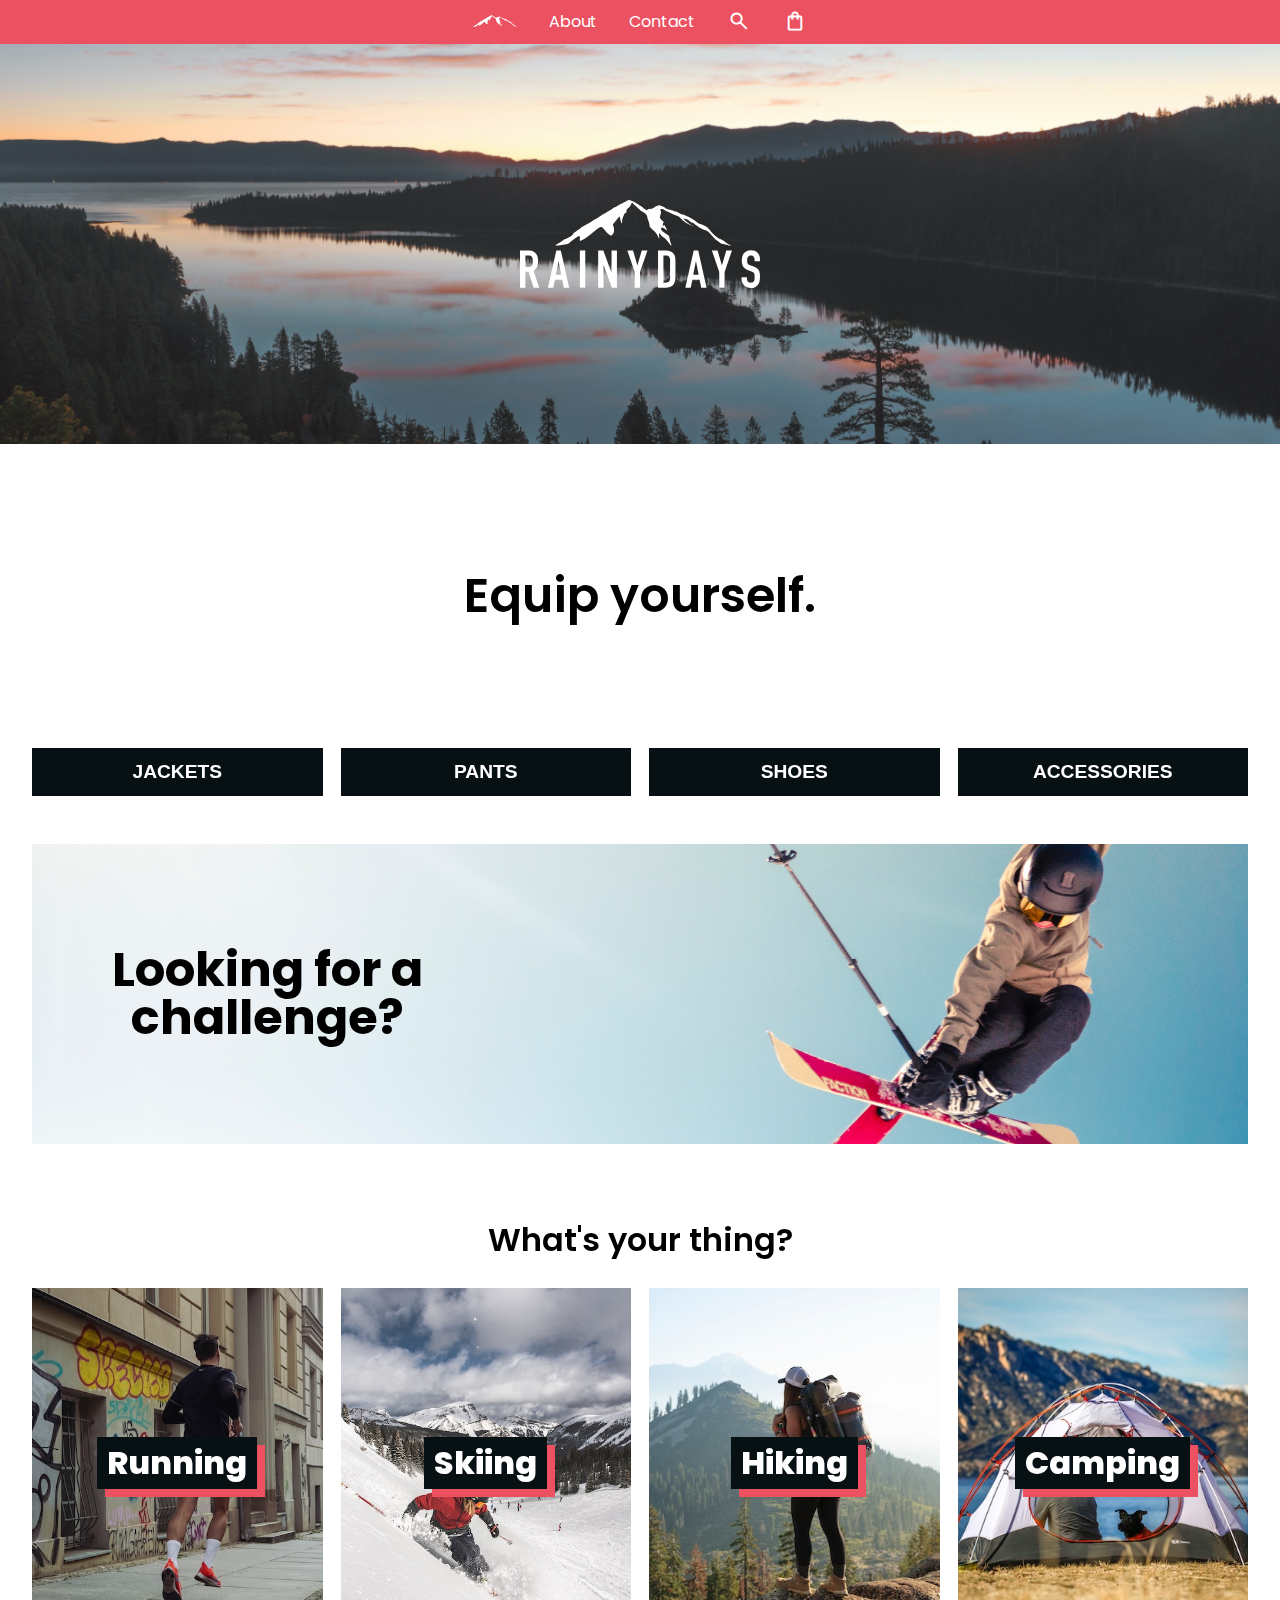
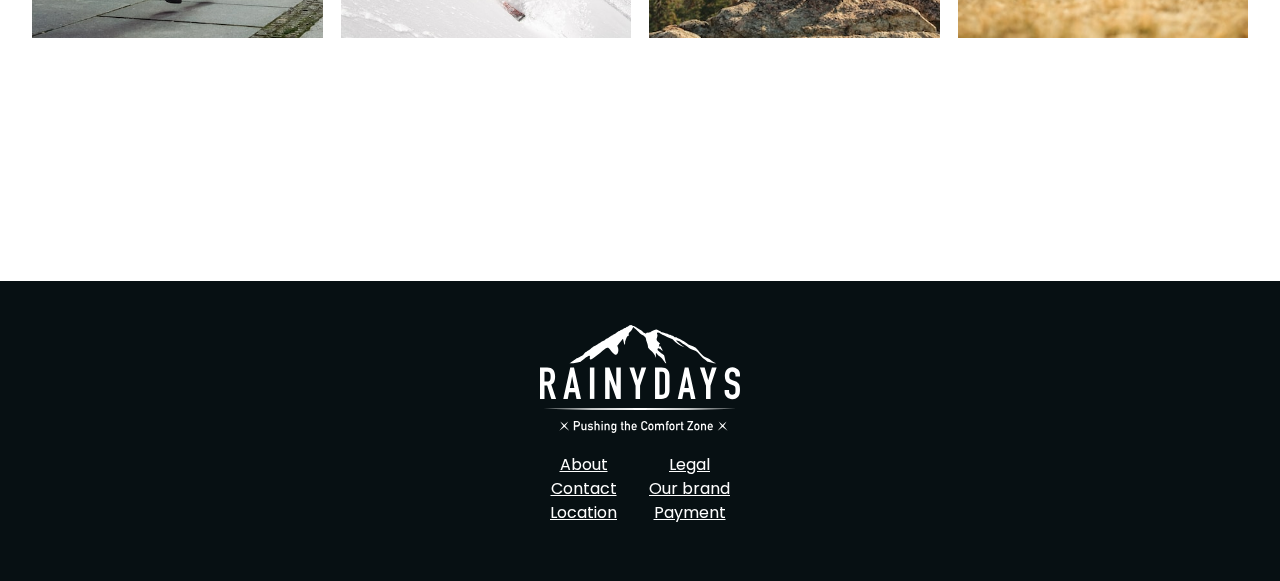
<file: public_html/index.html>
<!DOCTYPE html>
<html lang="en">
  <head>
    <meta charset="UTF-8" />
    <meta http-equiv="X-UA-Compatible" content="IE=edge" />
    <meta name="viewport" content="width=device-width, initial-scale=1.0" />
    <meta name="description" content="Home" />
    <link rel="icon" type="image/x-icon" href="icons/Rainydays-mountain.svg" />
    <link rel="preconnect" href="https://fonts.googleapis.com" />
    <link rel="preconnect" href="https://fonts.gstatic.com" crossorigin />
    <link
      href="https://fonts.googleapis.com/css2?family=Poppins:wght@300;400;500;600;700&display=swap"
      rel="stylesheet"
    />
    <link
      rel="stylesheet"
      href="https://fonts.googleapis.com/css2?family=Material+Symbols+Outlined:opsz,wght,FILL,GRAD@48,400,0,0"
    />
    <link rel="stylesheet" href="css/styles.css" />
    <title>RAINYDAYS</title>
  </head>

  <body>
    <header class="navbar">
      <ul class="full-navbar">
        <li>
          <a href="#"
            ><svg
              class="navbar-logo"
              width="100%"
              height="100%"
              viewBox="0 0 4770 1243"
              version="1.1"
              xmlns="http://www.w3.org/2000/svg"
              xmlns:xlink="http://www.w3.org/1999/xlink"
              xml:space="preserve"
              xmlns:serif="http://www.serif.com/"
              style="
                fill-rule: evenodd;
                clip-rule: evenodd;
                stroke-linejoin: round;
                stroke-miterlimit: 2;
              "
            >
              <g transform="matrix(1,0,0,1,-1665.3,-401.881)">
                <g transform="matrix(4.16667,0,0,4.16667,0,0)">
                  <g transform="matrix(1,0,0,1,421.176,153.618)">
                    <path
                      d="M0,241.134C24.964,237.871 63.06,229.753 65.5,227.729C225.947,95.806 46.689,300.267 222.912,156.026C298.099,94.491 271.213,120.441 330.283,170.999C351.161,188.906 373.753,141.736 352.268,104.026C351.642,102.938 396.447,49.319 397.085,48.889C396.542,44.792 414.499,137.411 413.564,73.271C413.557,72.815 426.507,28.2 434.719,27.669C452.494,26.531 427.22,10.622 457.755,-8.473C465.101,-13.051 475.243,-36.32 477.04,-40.873C477.343,-40.417 523.754,1.189 530.798,9.738C538.455,18.994 579.157,28.454 577.651,60.979C577.569,62.775 592.644,95.25 591.682,112.525C590.867,127.319 631.872,144.949 646.895,182.128C666.141,229.777 641.697,136.703 661.388,166.699C677.404,191.157 688.709,182.304 715.575,222.013C718.547,226.364 725.951,236.631 730.605,241.134L734.494,241.134C734.183,238.959 732.862,234.938 730.118,228.437C725.66,217.891 720.861,178.764 715.025,175.172C705.003,169.026 666.395,143.936 666.521,135.843C667.148,97.045 716.998,163.513 703.827,136.121C678.586,83.641 689.658,117.734 675.614,110.02C682.006,101.951 677.669,96.742 679.459,91.835C689.107,88.622 690.764,93.276 668.4,71.981C644.624,49.37 675.582,39 662.645,10.495C657.113,-1.669 677.378,-0.507 691.055,10.598C698.074,16.314 749.701,39.026 783.535,52.987C810.363,84.323 842.098,105.241 878.727,115.736C850.786,100.08 827.865,82.629 809.965,63.357C811.248,63.787 812.178,64.039 812.678,64.14C852.304,70.641 842.466,77.899 866.031,91.076C881.162,93.125 912.676,130.785 955.742,141.686C978.524,147.478 1002.05,188.349 1026.61,205.876C1073.15,239.035 1041.39,222.039 1092.28,236.885C1097.28,238.351 1101.53,239.768 1105.26,241.134L1123.12,241.134C1095.58,231.7 1078.36,208.102 1058.71,201.299C1019.99,187.945 1000.29,159.087 975.254,130.785C948.813,100.889 911.278,104.127 897.552,87.51C888.123,76.078 833.013,46.764 817.901,41.807C817.521,41.454 816.541,41.25 815.915,40.821C813.854,39.43 812.854,39.43 811.356,38.596C807.904,36.622 806.873,38.646 803.149,38.57C801.745,38.57 797.029,35.585 796.882,35.181C796.472,34.953 794.638,34.194 794.386,33.992C792.039,32.02 785.862,27.644 782.953,27.34C780.886,27.138 777.218,24.66 775.714,24.179C771.698,22.863 770.49,19.854 764.743,18.867C760.24,18.108 754.449,16.617 750.523,14.239C750.574,13.759 702.715,0.379 700.116,-0.303C699.642,-0.406 698.548,-0.86 697.137,-1.492C687.116,-12.748 670.859,-15.049 658.251,-22.131C652.44,-25.368 629.437,-13.101 621.318,-7.841C617.056,-5.058 614.773,-5.109 611.992,-2.757C610.285,-1.316 598.075,4.072 596.101,2.351C594.382,0.835 595.513,1.366 593.781,0.987C586.649,-0.582 588.192,3.49 584.739,3.97C578.594,4.805 581.206,5.716 578.081,6.803C572.909,8.65 576.109,9.94 570.678,9.839C566.504,3.566 554.699,1.82 549.166,-6.449C547.946,-8.296 537.602,-17.527 534.295,-17.604C530.121,-17.654 518.246,-29.895 511.582,-32.096C511.525,-32.121 503.761,-37.584 503.344,-37.938C503.287,-37.989 497.431,-40.568 495.876,-41.985C493.777,-43.907 486.234,-46.993 480.371,-48.587C477.805,-50.079 475.219,-51.342 472.778,-51.925C463.996,-54.075 463.079,-59.133 456.749,-56.351C443.996,-50.811 446.841,-53.164 433.17,-44.236C431.881,-44.413 424.748,-42.996 424.053,-42.314C420.398,-38.798 417.711,-34.675 413.639,-34.752C406.33,-34.878 408.657,-33.284 400.367,-28.959C393.361,-25.241 391.964,-22.535 384.3,-19.348C380.898,-17.907 372.856,-10.344 369.46,-10.699C367.418,-9.46 364.016,-12.267 360.013,-6.096C359.287,-4.983 354.771,-5.109 350.573,0.151C350.402,0.379 346.103,2.478 344.927,3.693C337.687,11.103 341.589,6.551 338.319,8.396C333.716,11.028 328.848,13.91 323.946,15.833C314.223,19.576 314.64,22.383 309.961,25.14C303.758,28.807 303.359,30.957 295.417,33.714C291.138,35.232 277.074,46.284 272.433,47.119C267.963,47.878 251.524,63.306 245.067,66.114C244.562,66.366 243.007,67.529 242.564,67.934C233.06,69.073 229.847,75.572 221.704,79.467C217.986,81.237 217.165,83.54 212.574,84.804C206.054,86.549 196.614,96.185 193.902,97.095C188.413,98.992 179.51,107.314 174.458,106.833C174.382,106.807 159.276,115.306 158.859,115.913C158.443,116.495 157.905,116.697 157.93,117.254C152.365,121.604 155.97,113.966 145.322,126.587C138.505,134.654 120.827,140.067 109.572,152.561C107.068,155.343 106.006,148.641 93.619,167.104C82.623,183.469 72.67,181.369 58.799,192.446C48.422,200.717 41.454,197.151 25.811,209.646C15.087,218.194 3.27,225.529 -8.561,231.826C-13.158,234.304 -16.889,239.616 -21.504,241.134L0,241.134Z"
                    />
                  </g>
                </g>
              </g></svg
          ></a>
        </li>
        <li><a href="about.html">About</a></li>
        <li><a href="contact.html">Contact</a></li>
        <li>
          <a href=""><span class="material-symbols-outlined">search</span></a>
        </li>
        <li>
          <a href="checkout.html"
            ><span class="material-symbols-outlined">shopping_bag</span></a
          >
        </li>
      </ul>
      <ul class="com-navbar">
        <li>
          <button class="burger-menu">
            <span class="material-symbols-outlined">menu</span>
          </button>
        </li>
        <ul class="com-navbar-icons">
          <li>
            <a href=""><span class="material-symbols-outlined">search</span></a>
          </li>
          <li>
            <a href="checkout.html"
              ><span class="material-symbols-outlined">shopping_bag</span></a
            >
          </li>
        </ul>
      </ul>
    </header>
    <div class="menu">
      <ul class="menu-list flex-center">
        <li><a href="index.html">Home</a></li>
        <li><a href="about.html">About</a></li>
        <li><a href="contact.html">Contact</a></li>
      </ul>
    </div>

    <!-- cover-image.jpg is 1.8 MB - Needed because image is used to cover whole page -->

    <section
      class="parallax-window cover-img-container flex-center"
      data-parallax="scroll"
      data-image-src="images/cover-image.jpg"
    >
      <img id="logo-simple" src="icons/Rainydays-simplistic.svg" alt="Logo" />
    </section>

    <main class="main-container flex-ali-center">
      <h1>Equip yourself.</h1>
      <nav class="buttons-container flex-jus-center">
        <button class="button-main-style">
          <a href="jackets.html">JACKETS</a>
        </button>
        <button class="button-main-style">PANTS</button>
        <button class="button-main-style">SHOES</button>
        <button class="button-main-style">ACCESSORIES</button>
      </nav>

      <section class="images-main-container flex-ali-center">
        <section class="header-inspo flex-center">
          <h3>Looking for a challenge?</h3>
        </section>
        <h2 id="images-header">What's your thing?</h2>
        <div class="images-container flex-jus-center">
          <div class="images-style flex-center"><h2>Running</h2></div>
          <div class="images-style flex-center"><h2>Skiing</h2></div>
          <div class="images-style flex-center"><h2>Hiking</h2></div>
          <div class="images-style flex-center"><h2>Camping</h2></div>
        </div>
      </section>
    </main>

    <footer class="footer-container">
      <div class="footer-container-info">
        <img
          id="footer-logo"
          class="footer-info"
          src="icons/Rainydays.svg"
          alt="Logo"
        />
        <div class="footer-info">
          <ul class="footer-info-list">
            <li><a href="">About</a></li>
            <li><a href="">Contact</a></li>
            <li><a href="">Location</a></li>
          </ul>
          <ul class="footer-info-list">
            <li><a href="">Legal</a></li>
            <li><a href="">Our brand</a></li>
            <li><a href="">Payment</a></li>
          </ul>
        </div>
      </div>
    </footer>
    <script src="js/toggle.js"></script>
    <script src="js/script.js"></script>
    <script src="https://ajax.googleapis.com/ajax/libs/jquery/1.11.0/jquery.min.js"></script>
    <script src="js/parallax.min.js"></script>
  </body>
</html>
</file>
<file: public_html/css/styles.css>
/* Import CSS */

@import url(library/variables.css);
@import url(library/reset.css);
@import url(library/navbar.css);
@import url(library/footer.css);

/* Parallax header */

.parallax-window {
    min-height: 400px;
    background: transparent;
}

#logo-simple {
    width: 15em;
}

/* Main */

.main-container {
    flex-direction: column;
    max-width: 95%;
    margin: 0 auto;
}

.main-container h1 {
    font-size: 3rem;
    margin: 8rem auto;
    font-weight: 600;
    text-align: center;
}

/* Category buttons */

.buttons-container {
    margin: 0 auto 3rem auto;
    gap: 18px;
    flex-wrap: wrap;
    width: 100%;
}

.button-main-style {
    color: white;
    background-color: #071013;
    border: none;
    min-width: 200px;
    width: calc(100% / 5);
    height: 3rem;
    font-size: 1.2rem;
    font-weight: 600;
    transition: 150ms ease-in-out;
    flex-grow: 1;
}

.buttons-container a {
    color: white;
    text-decoration: none;
}

.buttons-container button:first-child {
    margin-left: 0;
}

.buttons-container button:last-child {
    margin-right: 0;
}

.button-main-style:hover {
    transform: translateY(-3px);
    box-shadow: 0px 3px #EB5160;
}

/* Challenge header */

.header-inspo {
    width: 100%;
    height: 300px;
    background-color: #071013;
    background-image: url(../images/inspo-img.jpg); /* 1.7 MB - Needed because size of image */
    background-size: cover;
    background-position: 50% 40%;
    margin: 0 auto;
    flex-direction: column;
}

.header-inspo h3 {
    font-size: 3rem;
    max-width: 350px;
    font-weight: 700;
    text-align: center;
    align-self: flex-start;
    margin-left: calc(20% / 4);
}

/* Category images */

.images-main-container {
    flex-direction: column;
    margin-bottom: 20%;
    width: 100%;
}

.images-container {
    flex-wrap: wrap;
    gap: 18px;
    width: 100%;
}

.images-style {
    background-color: #071013;
    width: calc(100% / 5);
    height: 350px;
    color: white;
    text-align: center;
    transition: 150ms ease-in-out;
    min-width: 200px;
    flex-grow: 1;
}

.images-style:hover {
    transform: translateY(-5px);
    box-shadow: 0 5px #EB5160;
}

.images-style h2 {
    font-size: 2rem;
    font-weight: 800;
    background-color: #071013;
    border: 10px solid #071013;
    box-shadow: 8px 8px #EB5160;
}

.images-style:first-child {
    margin-left: 0;
}

.images-style:last-child {
    margin-right: 0;
}

#images-header {
    margin: 5rem auto 2rem auto;
    font-size: 2rem;
    font-weight: 600;
}

.images-style:nth-child(1) {
    background-image: url(../images/sport-running-img.jpg);
    background-size: cover;
    background-position: center;
}

.images-style:nth-child(2) {
    background-image: url(../images/sport-skiing-img.jpg);
    background-size: cover;
    background-position: 0% 90%;
}

.images-style:nth-child(3) {
    background-image: url(../images/sport-hiking-img.jpg);
    background-size: cover;
    background-position: 80% 0%;
}

.images-style:nth-child(4) {
    background-image: url(../images/sport-camping-img.jpg);
    background-size: cover;
    background-position: 50% 100%;
}

/* Media Queries */

@media screen and (max-width: 970px) {
    .button-main-style {
        width: calc(100% / 3);
    }
}
</file>
